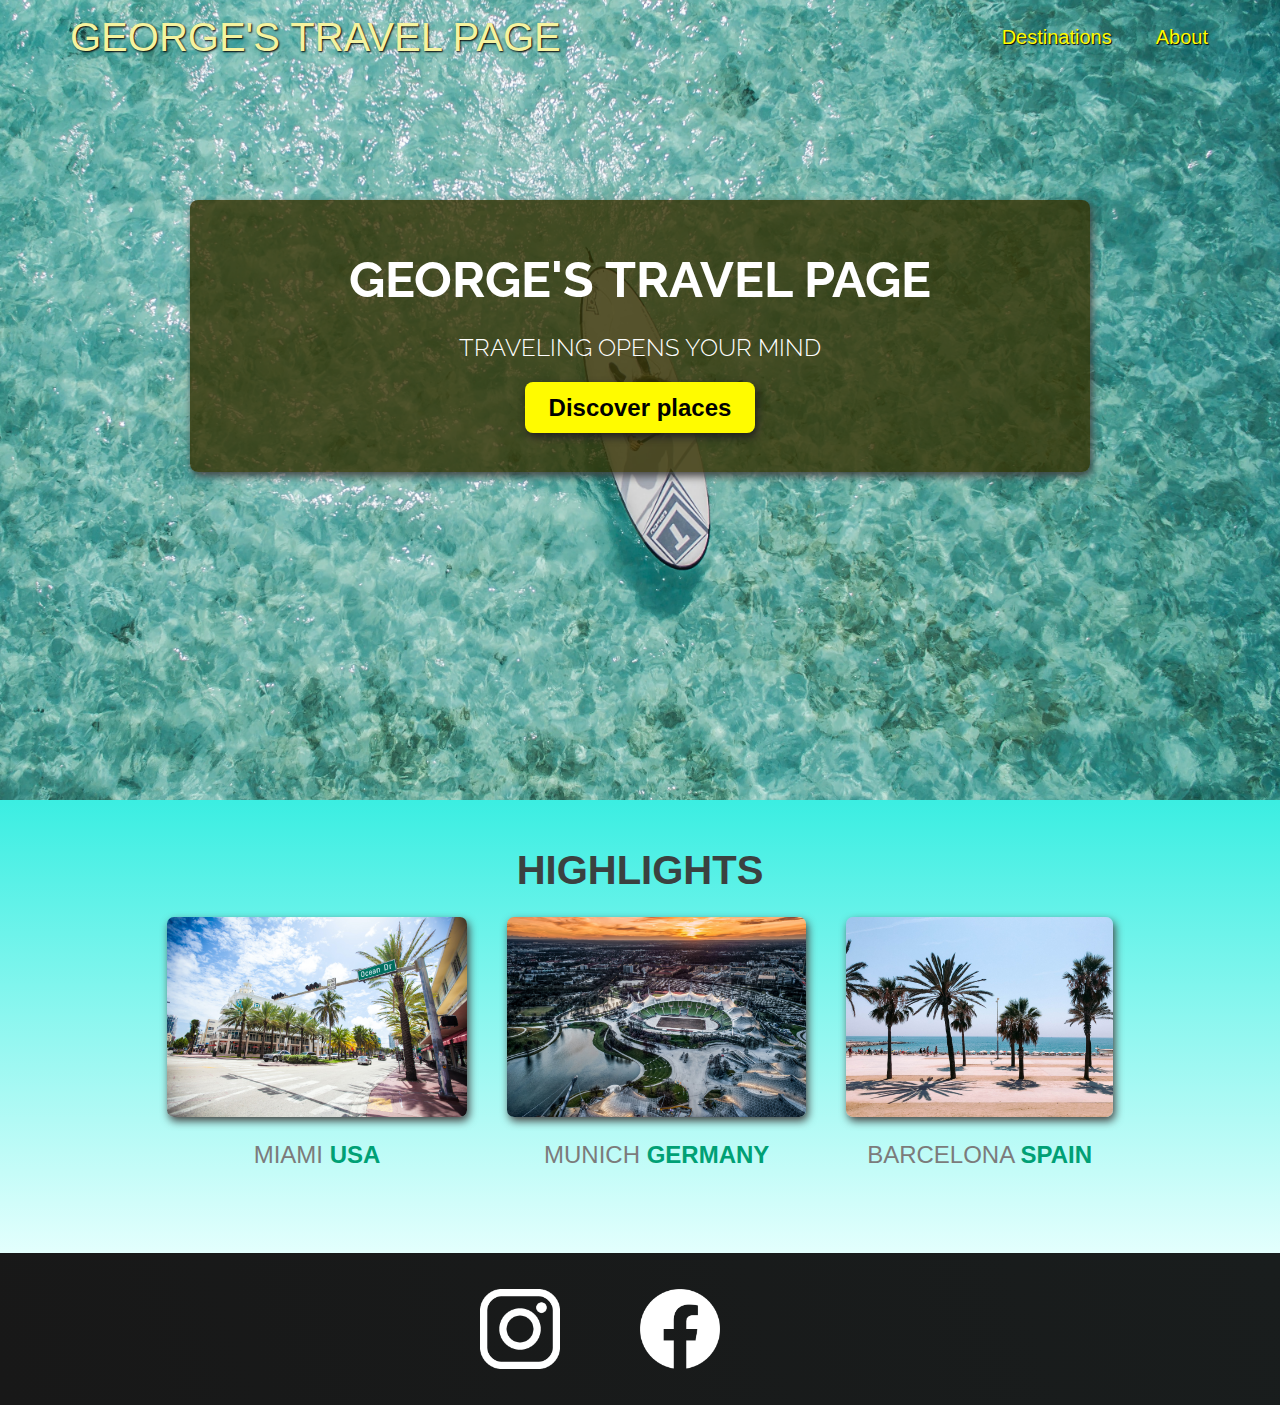
<file: index.html>
<!DOCTYPE html>
<html lang="en">
  <head>
    <meta charset="UTF-8" />
    <meta http-equiv="X-UA-Compatible" content="IE=edge" />
    <meta name="viewport" content="width=device-width, initial-scale=1.0" />
    <link rel="preconnect" href="https://fonts.googleapis.com" />
    <link rel="preconnect" href="https://fonts.googleapis.com" />
    <link rel="preconnect" href="https://fonts.gstatic.com" crossorigin />
    <link
      href="https://fonts.googleapis.com/css2?family=Oleo+Script&display=swap"
      rel="stylesheet"
    />
    <link rel="preconnect" href="https://fonts.gstatic.com" crossorigin />
    <link rel="stylesheet" href="shared.css" />
    <link
      href="https://fonts.googleapis.com/css2?family=Raleway:wght@400;700&display=swap"
      rel="stylesheet"
    />
    <link rel="stylesheet" href="style.css" />
    <title>George's travel page</title>
  </head>

  <body>
      <header>
      <div id="page-logo">
        <a href="/index.html">George's travel page</a>
      </div>
      <nav>
        <ul>
          <li><a href="/places.html">Destinations</a></li>
          <li><a href="/about.html">About</a></li>
        </ul>
      </nav>
    </header>
    <main>
      <section id="hero">
        <div id="hero-content">
          <h1>George's travel page</h1>
          <p>Traveling opens your mind</p>
          <a href="/places.html">Discover places</a>
        </div>
      </section>
      <section id="highlights">
        <h2>Highlights</h2>
        <ul id="destinations">
          <li class="destination">
            <img src="/images/places/miami.jpg" alt="Miami" />
            <p>Miami <strong>USA</strong></p>
          </li>
          <li class="destination">
            <img src="/images/places/munich.jpg" alt="Munich" />
            <p>Munich <strong>Germany</strong></p>
          </li>
          <li class="destination">
            <img src="/images/places/barcelona.jpg" alt="Barcelona" />
            <p>Barcelona <strong>Spain</strong></p>
          </li>
        </ul>
      </section>
    </main>
    <footer>
      <ul>
        <li><a href="https://www.instagram.com"><img src="/images/icons/insta.png" alt="insta"></a> </li>
        <li></li>
        <li><a href="https://www.facebook.com"><img src="/images/icons/facebook.png" alt="fb"></a> </li>
        <li></li>
      </ul>
    </footer>
  </body>
</html>
</file>
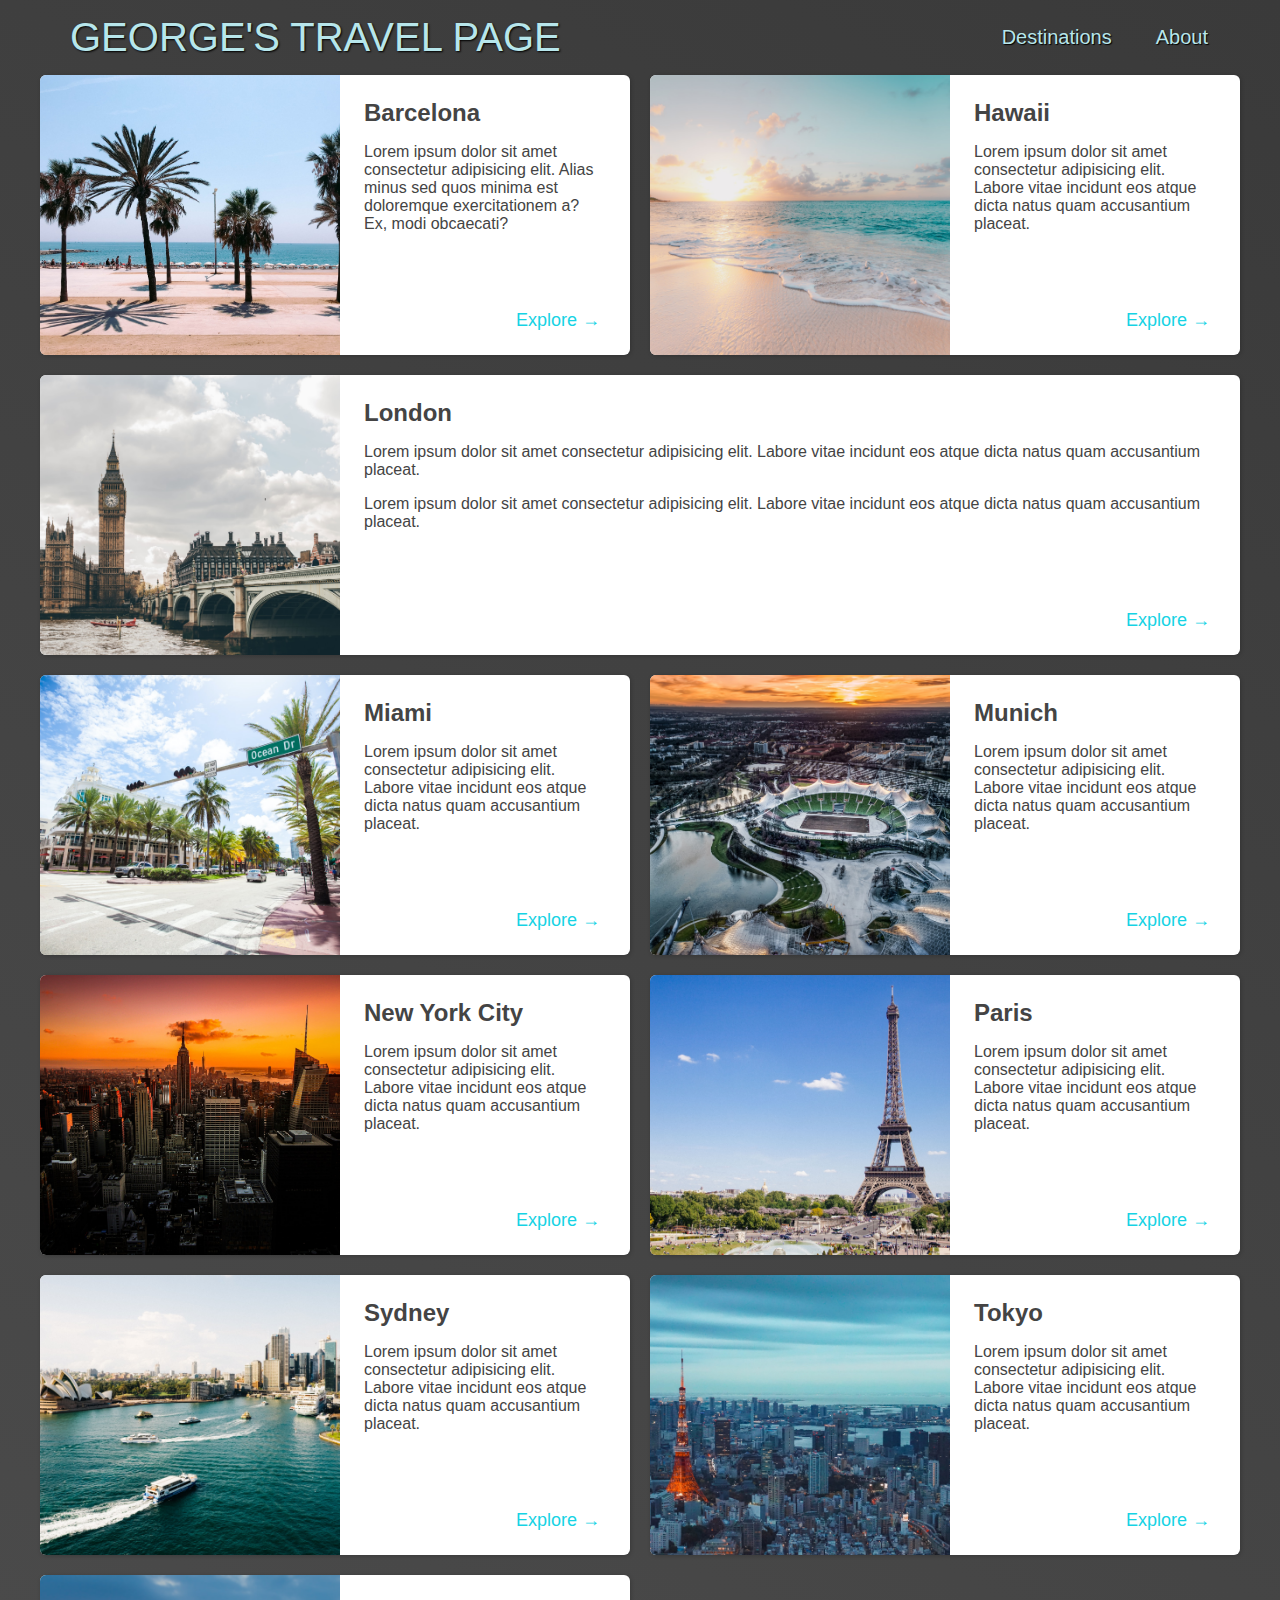
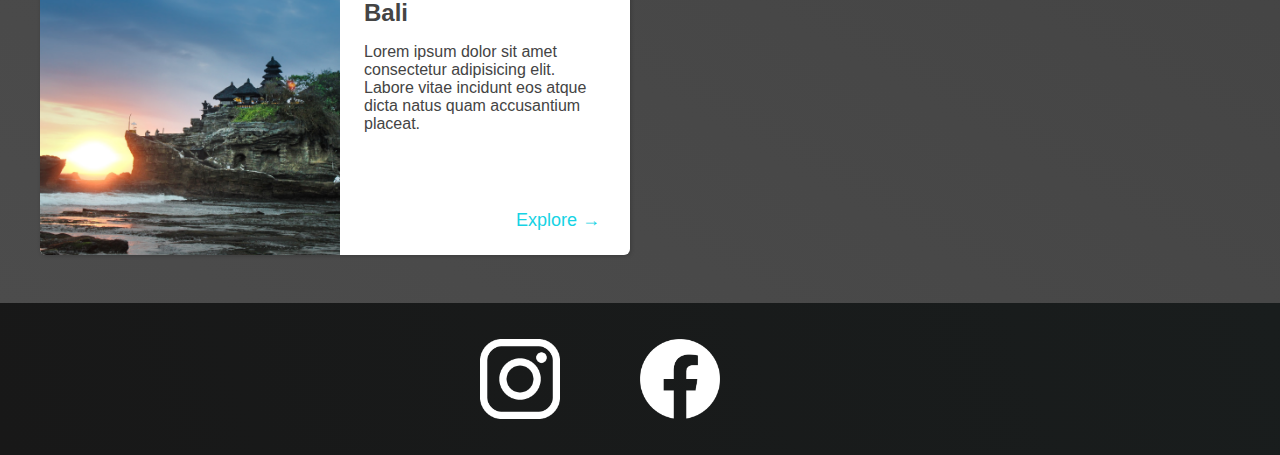
<file: places.html>
<!DOCTYPE html>
<html lang="en">

<head>
    <meta charset="UTF-8" />
    <meta http-equiv="X-UA-Compatible" content="IE=edge" />
    <meta name="viewport" content="width=device-width, initial-scale=1.0" />
    <link rel="preconnect" href="https://fonts.googleapis.com" />
    <link rel="preconnect" href="https://fonts.googleapis.com" />
    <link rel="preconnect" href="https://fonts.gstatic.com" crossorigin />
    <link href="https://fonts.googleapis.com/css2?family=Oleo+Script&display=swap" rel="stylesheet" />
    <link rel="preconnect" href="https://fonts.gstatic.com" crossorigin />
    <link rel="stylesheet" href="style.css" />
    <link />
    <link rel="stylesheet" href="places.css" />
    <link href="https://fonts.googleapis.com/css2?family=Raleway:wght@400;700&display=swap" rel="stylesheet" />

    <title>George's travel page</title>
</head>

<body>
    <header>
        <div id="page-logo">
            <a href="/index.html">George's travel page</a>
        </div>
        <nav>
            <ul>
                <li><a href="/places.html">Destinations</a></li>
                <li><a href="/about.html">About</a></li>
            </ul>
        </nav>
    </header>
    <main>
        <ul>
            <li>
                <img src="./images/places/barcelona.jpg" alt="barcelona" />
                <div class="item-content">
                    <div>

                        <h2>Barcelona</h2>
                        <p>
                            Lorem ipsum dolor sit amet consectetur adipisicing elit. Alias
                            minus sed quos minima est doloremque exercitationem a? Ex, modi
                            obcaecati?
                        </p>
                    </div>
                    <div class="actions"><a href="/index.html">Explore &#x2192</a></div>
                </div>
            </li>
            <li>
                <img src="images/places/hawaii.jpg" alt="Hawaii beach" />
                <div class="item-content">
                    <div>
                        <h2>Hawaii</h2>
                        <p>
                            Lorem ipsum dolor sit amet consectetur adipisicing elit. Labore
                            vitae incidunt eos atque dicta natus quam accusantium placeat.
                        </p>
                    </div>
                    <div class="actions">
                        <a href="hhttps://en.wikipedia.org/wiki/Hawaii">Explore &#x2192</a>
                    </div>
                </div>
            </li>
            <li>
                <img src="images/places/london.jpg" alt="London city" />
                <div class="item-content">
                    <div>
                        <h2>London</h2>
                        <p>
                            Lorem ipsum dolor sit amet consectetur adipisicing elit. Labore
                            vitae incidunt eos atque dicta natus quam accusantium placeat.
                        </p>
                        <p>
                            Lorem ipsum dolor sit amet consectetur adipisicing elit. Labore
                            vitae incidunt eos atque dicta natus quam accusantium placeat.
                        </p>
                    </div>
                    <div class="actions">
                        <a href="https://en.wikipedia.org/wiki/London">Explore &#x2192</a>
                    </div>
                </div>
            </li>
            <li>
                <img src="images/places/miami.jpg" alt="Miami streets" />
                <div class="item-content">
                    <div>
                        <h2>Miami</h2>
                        <p>
                            Lorem ipsum dolor sit amet consectetur adipisicing elit. Labore
                            vitae incidunt eos atque dicta natus quam accusantium placeat.
                        </p>
                    </div>
                    <div class="actions">
                        <a href="https://en.wikipedia.org/wiki/Miami">Explore &#x2192</a>
                    </div>
                </div>
            </li>
            <li>
                <img src="images/places/munich.jpg" alt="Munich football stadium" />
                <div class="item-content">
                    <div>
                        <h2>Munich</h2>
                        <p>
                            Lorem ipsum dolor sit amet consectetur adipisicing elit. Labore
                            vitae incidunt eos atque dicta natus quam accusantium placeat.
                        </p>
                    </div>
                    <div class="actions">
                        <a href="https://en.wikipedia.org/wiki/Munich">Explore &#x2192</a>
                    </div>
                </div>
            </li>
            <li>
                <img src="images/places/new-york-city.jpg" alt="New York City skyline" />
                <div class="item-content">
                    <div>
                        <h2>New York City</h2>
                        <p>
                            Lorem ipsum dolor sit amet consectetur adipisicing elit. Labore
                            vitae incidunt eos atque dicta natus quam accusantium placeat.
                        </p>
                    </div>
                    <div class="actions">
                        <a href="https://en.wikipedia.org/wiki/New_York_City">Explore &#x2192</a>
                    </div>
                </div>
            </li>
            <li>
                <img src="images/places/paris.jpg" alt="Paris city" />
                <div class="item-content">
                    <div>
                        <h2>Paris</h2>
                        <p>
                            Lorem ipsum dolor sit amet consectetur adipisicing elit. Labore
                            vitae incidunt eos atque dicta natus quam accusantium placeat.
                        </p>
                    </div>
                    <div class="actions">
                        <a href="https://en.wikipedia.org/wiki/Paris">Explore &#x2192</a>
                    </div>
                </div>
            </li>
            <li>
                <img src="images/places/sydney.jpg" alt="Sydney beach" />
                <div class="item-content">
                    <div>
                        <h2>Sydney</h2>
                        <p>
                            Lorem ipsum dolor sit amet consectetur adipisicing elit. Labore
                            vitae incidunt eos atque dicta natus quam accusantium placeat.
                        </p>
                    </div>
                    <div class="actions">
                        <a href="https://en.wikipedia.org/wiki/Sydney">Explore &#x2192</a>
                    </div>
                </div>
            </li>
            <li>
                <img src="images/places/tokyo.jpg" alt="Tokyo skyline" />
                <div class="item-content">
                    <div>
                        <h2>Tokyo</h2>
                        <p>
                            Lorem ipsum dolor sit amet consectetur adipisicing elit. Labore
                            vitae incidunt eos atque dicta natus quam accusantium placeat.
                        </p>
                    </div>
                    <div class="actions">
                        <a href="https://en.wikipedia.org/wiki/Tokyo">Explore &#x2192</a>
                    </div>
                </div>
            </li>
            <li>
                <img src="images/places/bali.jpg" alt="Bali beach" />
                <div class="item-content">
                    <div>
                        <h2>Bali</h2>
                        <p>
                            Lorem ipsum dolor sit amet consectetur adipisicing elit. Labore
                            vitae incidunt eos atque dicta natus quam accusantium placeat.
                        </p>
                    </div>
                    <div class="actions">
                        <a href="https://en.wikipedia.org/wiki/Bali">Explore &#x2192</a>
                    </div>
                </div>
            </li>
        </ul>
    </main>
    <footer>
        <ul>
            <li>
                <a href="https://www.instagram.com"><img src="/images/icons/insta.png" alt="insta" /></a>
            </li>
            <li></li>
            <li>
                <a href="https://www.facebook.com"><img src="/images/icons/facebook.png" alt="fb" /></a>
            </li>
            <li></li>
        </ul>
    </footer>
</body>

</html>
</file>
<file: shared.css>
/* body {
  font-family: "Quicksand", sans-serif;
  margin: 0;
}
ul {
  list-style: none;
  margin: 0;
  padding: 0;
}

header ul {
  display: flex;
}

header li {
  margin-left: 20px;
}
header {
  display: flex;
  justify-content: space-between;
  align-items: center;
  padding: 15px 60px;
  position: absolute;
  width: 100%;
  top: 0;
  left: 0;
  box-sizing: border-box;
}

header a {
  color: rgb(255, 251, 0);
  text-decoration: none;
  font-size: 20px;
  padding: 12px;
  text-shadow: 1px 1px 1px rgb(0, 0, 0);
  border-radius: 6px;
}

header a:hover {
  color: rgb(77, 77, 77);
  background-color: rgb(255, 251, 0);
}

#page-logo a {
  padding: 10px;
  font-family: "Quicksand", sans-serif;
  color: rgb(245, 243, 160);
  font-size: 50px;
  text-decoration: none;
  text-transform: uppercase;
  text-shadow: 1px 1px 2px rgb(0, 0, 0);
}

#highlights h2 {
    text-transform: uppercase;
    text-align: center;
    font-size: 40px;
    color: rgb(59, 65, 64);
    margin: 24px 0;
}
#highlights {
  padding: 24px;
  background: linear-gradient(0deg, rgb(227, 255, 253), rgb(59, 238, 226) );
}

#destinations {
  display: flex;
  width: 90%;
  margin: auto;
  margin-bottom: 40px;
  justify-content: center;
}

.destination {
  margin: 0 20px;
  text-transform: uppercase;
}

.destination img {
  height: 200px;
  width: 100%;
  box-shadow: 2px 4px 8px rgb(68, 67, 67);
  border-radius: 7px;
  object-fit: cover;
}

.destination p {
  text-align: center;
  font-size: 24px;
  color: rgb(124, 123, 123);
  margin: 20px 0;
}

.destination strong {
    color: rgb(0, 160, 117);
}

 */
</file>
<file: style.css>
#hero {
    height: 800px;
    background-image: url(/images/places/ocean.jpg);
    background-position: center;
    background-size: cover;
}

#hero-content {
    width: 900px;
    background-color: rgba(51, 47, 0, 0.8);
    box-shadow: 2px 4px 8px rgb(68,67,67);
    border-radius: 8px;
    text-align: center;
    padding: 50px 0;
    margin: 0 auto;
    position: relative;
    top: 200px;
} 

#hero-content h1 {
    color: white;
    text-transform: uppercase;
    font-size: 50px;
    font-family: "Raleway", sans-serif;
    margin: 0;
}
#hero-content p {
    color: white;
    text-transform: uppercase;
    font-size: 24px;
    font-family: "Raleway", sans-serif;
    font-weight: 300;
    margin-bottom: 32px;
}
#hero-content a {
text-decoration: none;
background-color: rgb(255, 251, 0);
padding: 12px 24px;
color: black;
font-size: 24px;
font-weight: 700;
border-radius: 8px;
box-shadow: 2px 4px 8px rgb(31, 30, 30);
}

#hero-content a:hover {
    background-color: rgb(255, 200, 20);
}

body {
    font-family: "Quicksand", sans-serif;
    margin: 0;
  }
  ul {
    list-style: none;
    margin: 0;
    padding: 0;
  }
  
  header ul {
    display: flex;
  }
  
  header li {
    margin-left: 20px;
  }
  header {
    display: flex;
    justify-content: space-between;
    align-items: center;
    padding: 15px 60px;
    position: absolute;
    width: 100%;
    top: 0;
    left: 0;
    box-sizing: border-box;
  }
  
  header a {
    color: rgb(255, 251, 0);
    text-decoration: none;
    font-size: 20px;
    padding: 12px;
    text-shadow: 1px 1px 1px rgb(0, 0, 0);
    border-radius: 6px;
  }
  
  header nav a:hover {
    color: rgb(77, 77, 77);
    background-color: rgb(255, 251, 0);
  }
  
  #page-logo a {
    padding: 10px;
    font-family: "Quicksand", sans-serif;
    color: rgb(245, 243, 160);
    font-size: 40px;
    text-decoration: none;
    text-transform: uppercase;
    text-shadow: 1px 1px 2px rgb(0, 0, 0);
  }
  
  #highlights h2 {
      text-transform: uppercase;
      text-align: center;
      font-size: 40px;
      color: rgb(59, 65, 64);
      margin: 24px 0;
  }
  #highlights {
    padding: 24px;
    background: linear-gradient(0deg, rgb(227, 255, 253), rgb(59, 238, 226) );
  }
  
  #destinations {
    display: flex;
    width: 90%;
    margin: auto;
    margin-bottom: 40px;
    justify-content: center;
  }
  
  .destination {
    margin: 0 20px;
    text-transform: uppercase;
  }
  
  .destination img {
    height: 200px;
    width: 100%;
    box-shadow: 2px 4px 8px rgb(68, 67, 67);
    border-radius: 7px;
    object-fit: cover;
  }
  
  .destination p {
    text-align: center;
    font-size: 24px;
    color: rgb(124, 123, 123);
    margin: 20px 0;
  }
  
  .destination strong {
      color: rgb(0, 160, 117);
  }

  footer {
    background: linear-gradient(70deg, rgb(24, 24,24), rgb(25, 29, 29));
    padding: 36px;
  }

  footer li {
      width: 80px;
      height: 80px;
      margin:0;
  }
  
  footer img {
      width: 100%;
      height: 100%;
  }
  footer ul {
      display: flex;
      justify-content: center;
  }
</file>
<file: places.css>
body {
  background: linear-gradient(30deg, rgb(77, 77, 77), rgb(58, 58, 58));
  color: rgb(68, 68, 68);
}

#page-logo a {
  color: rgb(183, 230, 235);
}

header {
  position: static;
}

header a {
  color: rgb(183, 230, 235);
}

header nav a:hover {
    background-color: rgb(183, 230, 235);
    color: rgb(59, 59, 59);
}
main ul {
  width: 1200px;
  margin: 0 auto 48px auto;
  display: grid;
  grid-template-columns: 1fr 1fr;
  gap: 20px 20px;
}

li:nth-of-type(3) {
  grid-column: 1 / span 2;
}

main li {
  display: flex;
  background-color: white;
  box-shadow: 1px 1px 4px rgba(0, 0, 0, 0.2);
  border-radius: 6px;
  overflow: hidden;
}

main li img {
  width: 300px;
  height: 280px;
  object-fit: cover;
}

.item-content {
  padding: 24px;
  display: flex;
  flex-direction: column;
  justify-content: space-between;
}

.item-content h2 {
    margin: 0;
}

.actions {
  text-align: right;
}
.actions a {
  text-decoration: none;
  padding: 6px;
  color: rgb(22, 211, 228);
  font-size: large;
  border-radius: 5px;
}

.actions a:hover {
  background-color: rgba(235, 253, 255, 1);
}
</file>
